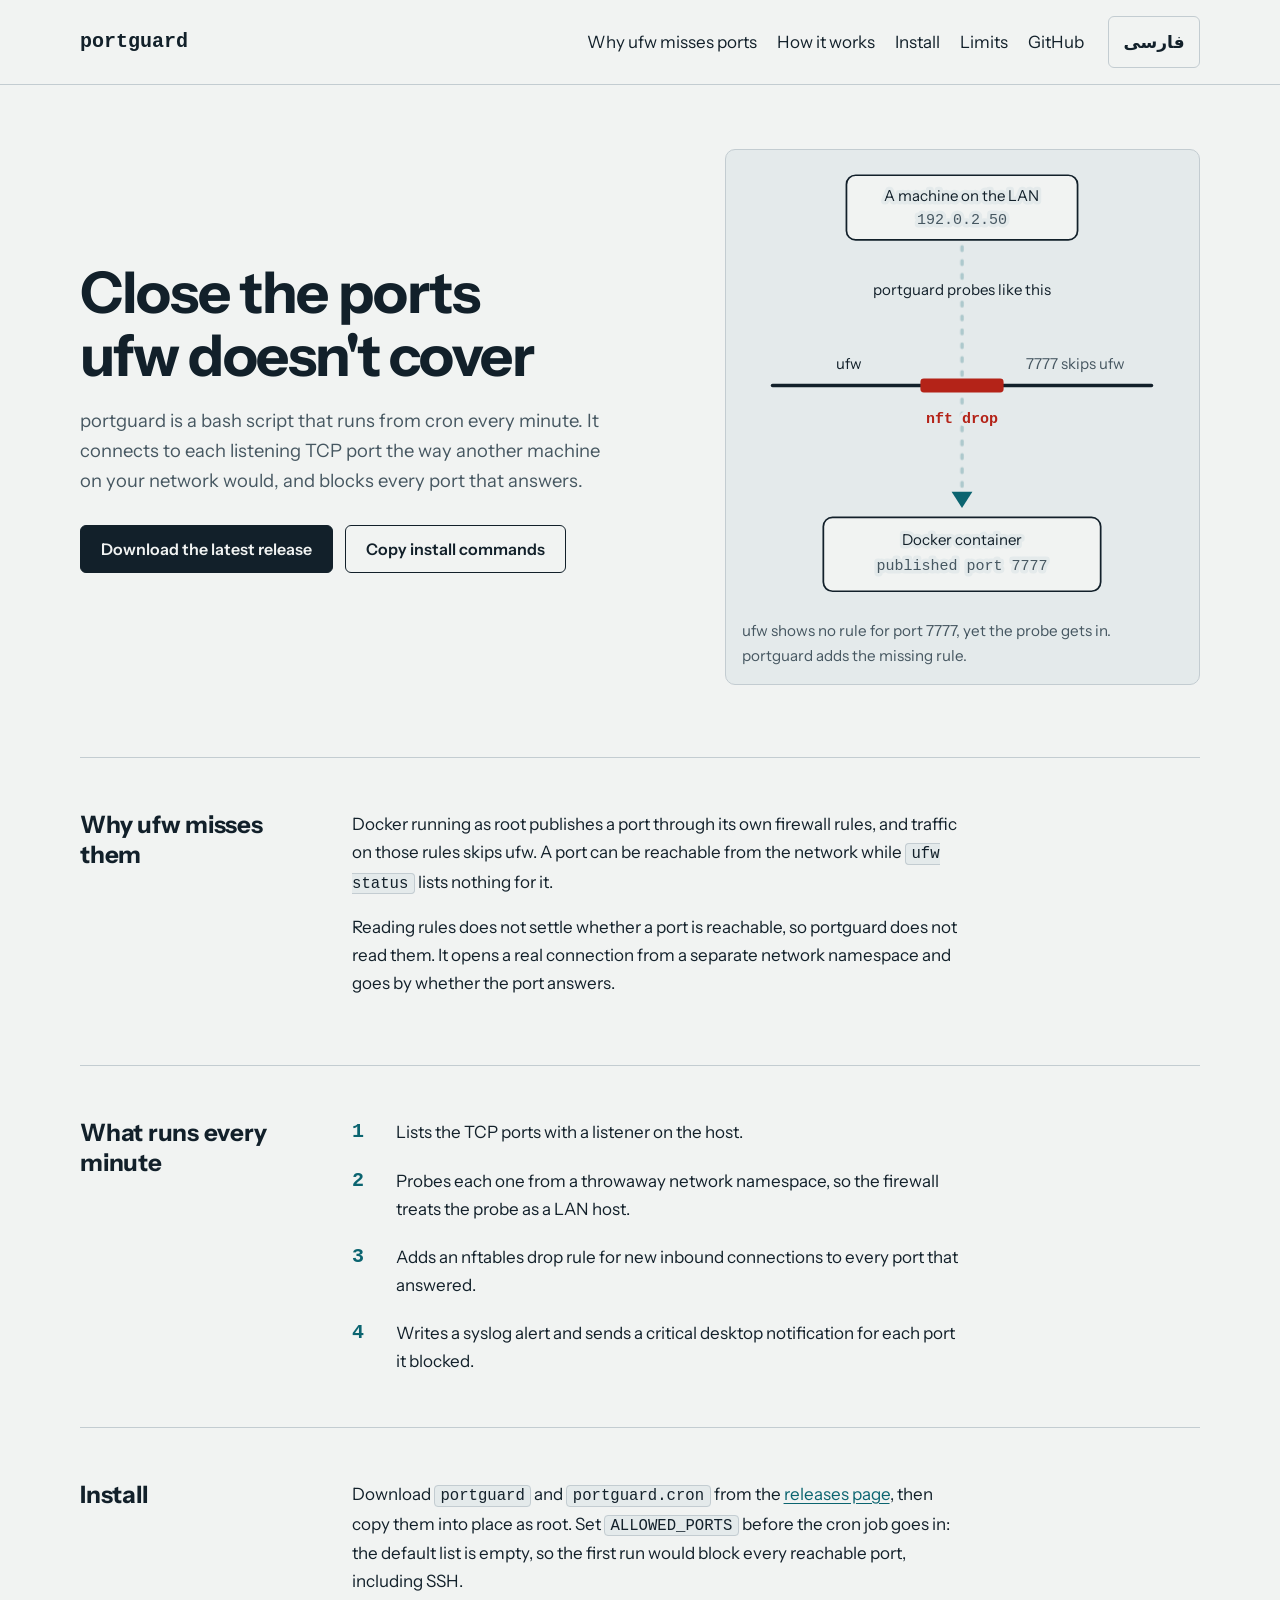
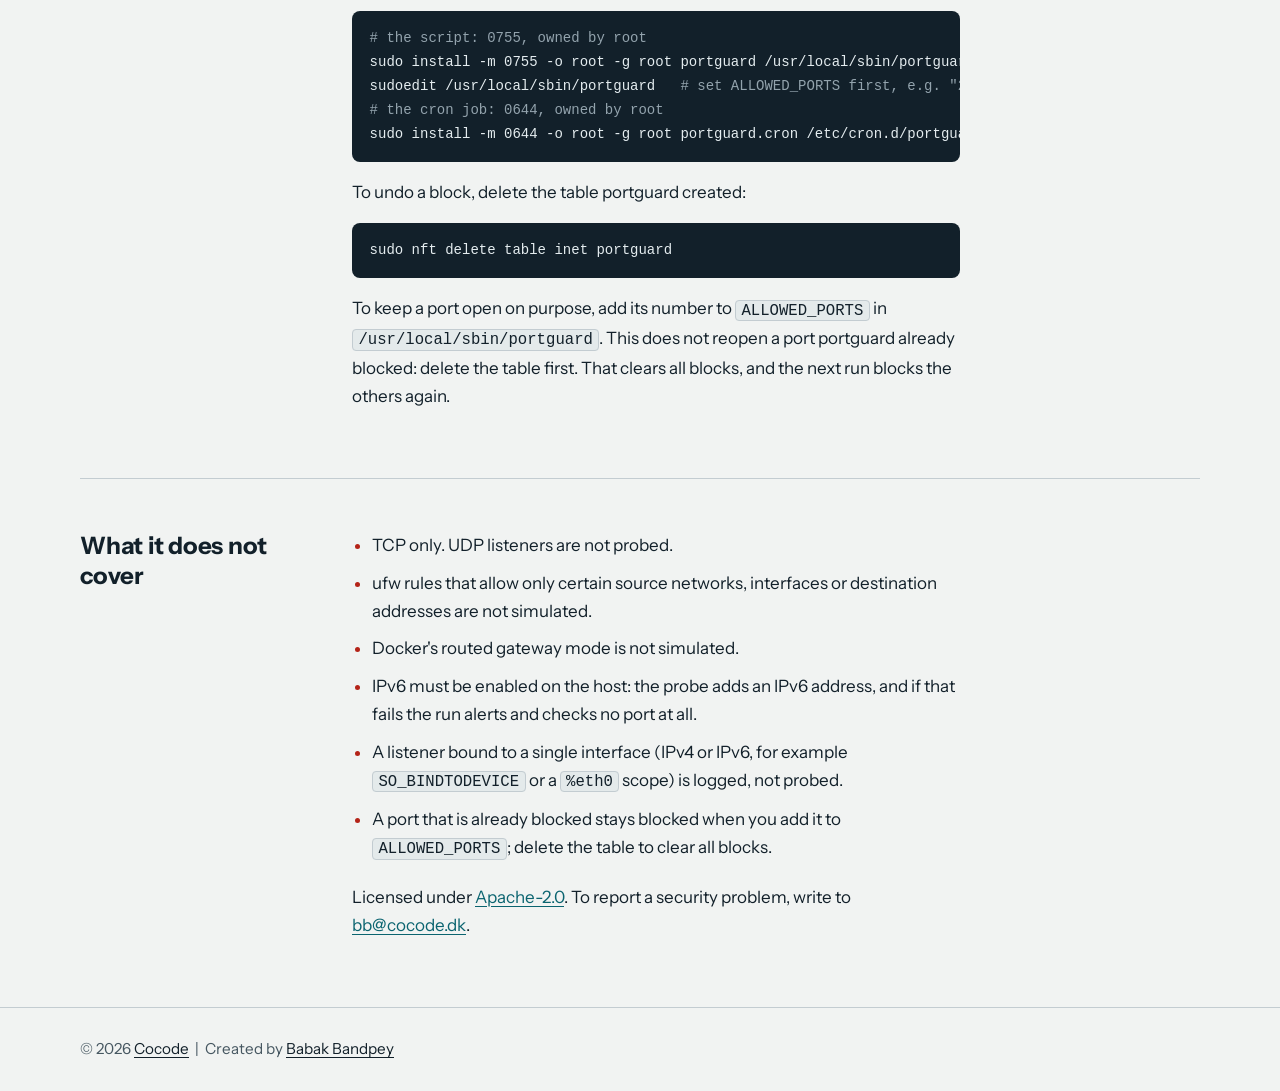
<file: website/index.html>
<!doctype html>
<!-- SEO keywords:
     primary:   ufw docker ports bypass
     secondary: close exposed ports Linux, nftables drop rule, Docker published ports firewall
     intent:    transactional
-->
<html lang="en">
<head>
<meta charset="utf-8" />
<meta name="viewport" content="width=device-width, initial-scale=1" />
<title>portguard: close the ports ufw and Docker leave open</title>
<meta name="description" content="portguard is a bash script for Linux that probes every listening TCP port like a LAN machine would, then drops the ones ufw and Docker leave reachable." />
<meta name="robots" content="index, follow" />
<link rel="canonical" href="https://portguard.cocode.dk/" />
<link rel="alternate" hreflang="en" href="https://portguard.cocode.dk/" />
<link rel="alternate" hreflang="fa" href="https://portguard.cocode.dk/fa/" />
<link rel="alternate" hreflang="x-default" href="https://portguard.cocode.dk/" />
<link rel="icon" type="image/svg+xml" href="favicon.svg" />

<meta property="og:type" content="website" />
<meta property="og:site_name" content="portguard" />
<meta property="og:title" content="portguard: close the ports ufw and Docker leave open" />
<meta property="og:description" content="A cron-driven bash script that tests your listening ports from a throwaway network namespace and blocks the ones the firewall let through." />
<meta property="og:url" content="https://portguard.cocode.dk/" />
<meta property="og:image" content="https://portguard.cocode.dk/og.png" />
<meta property="og:image:width" content="1200" />
<meta property="og:image:height" content="630" />
<meta property="og:image:alt" content="portguard: a probe from the LAN reaches port 7777 past ufw, and an nftables drop rule closes it." />
<meta property="og:locale" content="en_US" />
<meta property="og:locale:alternate" content="fa_IR" />
<meta name="twitter:card" content="summary_large_image" />
<meta name="twitter:title" content="portguard: close the ports ufw and Docker leave open" />
<meta name="twitter:description" content="A cron-driven bash script that tests your listening ports from a throwaway network namespace and blocks the ones the firewall let through." />
<meta name="twitter:image" content="https://portguard.cocode.dk/og.png" />
<meta name="twitter:image:alt" content="portguard: a probe from the LAN reaches port 7777 past ufw, and an nftables drop rule closes it." />

<link rel="preconnect" href="https://fonts.googleapis.com" />
<link rel="preconnect" href="https://fonts.gstatic.com" crossorigin />
<link href="https://fonts.googleapis.com/css2?family=Instrument+Sans:wght@400;600;700&amp;display=swap" rel="stylesheet" />
<link rel="stylesheet" href="styles.css" />

<script type="application/ld+json">
{
  "@context": "https://schema.org",
  "@type": "SoftwareApplication",
  "name": "portguard",
  "description": "A bash script that runs from cron, probes listening TCP ports from a throwaway network namespace and drops the ones reachable past the firewall with nftables.",
  "url": "https://portguard.cocode.dk/",
  "downloadUrl": "https://github.com/cocodedk/portguard/releases",
  "applicationCategory": "SecurityApplication",
  "operatingSystem": "Linux",
  "license": "https://www.apache.org/licenses/LICENSE-2.0",
  "inLanguage": ["en", "fa"],
  "offers": { "@type": "Offer", "price": "0", "priceCurrency": "USD" },
  "author": {
    "@type": "Person",
    "name": "Babak Bandpey",
    "url": "https://cocode.dk",
    "sameAs": ["https://linkedin.com/in/babakbandpey", "https://github.com/cocodedk"]
  },
  "codeRepository": "https://github.com/cocodedk/portguard"
}
</script>
</head>
<body>
<header class="site-header">
  <div class="wrap">
    <a class="brand" href="./">portguard</a>
    <nav class="site-nav" aria-label="Main">
      <a href="#why">Why ufw misses ports</a>
      <a href="#how">How it works</a>
      <a href="#install">Install</a>
      <a href="#limits">Limits</a>
      <a href="https://github.com/cocodedk/portguard" target="_blank" rel="noreferrer">GitHub</a>
    </nav>
    <a href="fa/" class="lang-switch" hreflang="fa" lang="fa">فارسی</a>
  </div>
</header>

<main>
  <section class="wrap hero" id="top">
    <div>
      <h1>Close the ports ufw doesn't cover</h1>
      <p class="lede">portguard is a bash script that runs from cron every minute. It connects to each listening TCP port the way another machine on your network would, and blocks every port that answers.</p>
      <div class="actions">
        <a class="btn primary" href="https://github.com/cocodedk/portguard/releases/latest" target="_blank" rel="noreferrer">Download the latest release</a>
        <button class="btn" type="button" data-copy-install data-done="Copied" data-fail="Copy blocked: select the commands below">Copy install commands</button>
        <span class="copy-status" role="status" data-copy-status></span>
      </div>
    </div>
    <figure class="diagram">
      <svg viewBox="0 0 360 380" role="img" aria-labelledby="dg-title">
        <title id="dg-title">A machine on the LAN reaches Docker's published port 7777 through a gap in ufw; a portguard drop rule then closes the gap.</title>
        <rect class="box" x="80" y="8" width="200" height="56" rx="8"/>
        <text x="180" y="30" text-anchor="middle">A machine on the LAN</text>
        <text class="code muted" x="180" y="50" text-anchor="middle">192.0.2.50</text>
        <line class="line" x1="16" y1="190" x2="148" y2="190"/>
        <line class="line" x1="212" y1="190" x2="344" y2="190"/>
        <text x="82" y="176" text-anchor="middle">ufw</text>
        <text class="muted" x="278" y="176" text-anchor="middle">7777 skips ufw</text>
        <line class="flow" x1="180" y1="70" x2="180" y2="282"/>
        <polygon class="head" points="171,282 189,282 180,296"/>
        <text x="180" y="112" text-anchor="middle">portguard probes like this</text>
        <rect class="plug" x="144" y="184" width="72" height="12" rx="3"/>
        <text class="code drop plug-label" x="180" y="222" text-anchor="middle">nft drop</text>
        <rect class="box" x="60" y="304" width="240" height="64" rx="8"/>
        <text x="180" y="328" text-anchor="middle">Docker container</text>
        <text class="code muted" x="180" y="350" text-anchor="middle">published port 7777</text>
      </svg>
      <figcaption>ufw shows no rule for port 7777, yet the probe gets in. portguard adds the missing rule.</figcaption>
    </figure>
  </section>

  <section class="wrap block" id="why">
    <h2>Why ufw misses them</h2>
    <div class="body">
      <p>Docker running as root publishes a port through its own firewall rules, and traffic on those rules skips ufw. A port can be reachable from the network while <code>ufw status</code> lists nothing for it.</p>
      <p>Reading rules does not settle whether a port is reachable, so portguard does not read them. It opens a real connection from a separate network namespace and goes by whether the port answers.</p>
    </div>
  </section>

  <section class="wrap block" id="how">
    <h2>What runs every minute</h2>
    <div class="body">
      <ol class="steps">
        <li><span class="n" aria-hidden="true">1</span><span>Lists the TCP ports with a listener on the host.</span></li>
        <li><span class="n" aria-hidden="true">2</span><span>Probes each one from a throwaway network namespace, so the firewall treats the probe as a LAN host.</span></li>
        <li><span class="n" aria-hidden="true">3</span><span>Adds an nftables drop rule for new inbound connections to every port that answered.</span></li>
        <li><span class="n" aria-hidden="true">4</span><span>Writes a syslog alert and sends a critical desktop notification for each port it blocked.</span></li>
      </ol>
    </div>
  </section>

  <section class="wrap block" id="install">
    <h2>Install</h2>
    <div class="body">
      <p>Download <code>portguard</code> and <code>portguard.cron</code> from the <a href="https://github.com/cocodedk/portguard/releases" target="_blank" rel="noreferrer">releases page</a>, then copy them into place as root. Set <code>ALLOWED_PORTS</code> before the cron job goes in: the default list is empty, so the first run would block every reachable port, including SSH.</p>
<pre id="install-cmds" tabindex="0"><span class="c"># the script: 0755, owned by root</span>
sudo install -m 0755 -o root -g root portguard /usr/local/sbin/portguard
sudoedit /usr/local/sbin/portguard   <span class="c"># set ALLOWED_PORTS first, e.g. "22" for SSH: an empty list blocks SSH too</span>
<span class="c"># the cron job: 0644, owned by root</span>
sudo install -m 0644 -o root -g root portguard.cron /etc/cron.d/portguard</pre>
      <p>To undo a block, delete the table portguard created:</p>
<pre id="undo-cmd" tabindex="0">sudo nft delete table inet portguard</pre>
      <p id="keep-open">To keep a port open on purpose, add its number to <code>ALLOWED_PORTS</code> in <code>/usr/local/sbin/portguard</code>. This does not reopen a port portguard already blocked: delete the table first. That clears all blocks, and the next run blocks the others again.</p>
    </div>
  </section>

  <section class="wrap block" id="limits">
    <h2>What it does not cover</h2>
    <div class="body">
      <ul class="limits" id="limits-list">
        <li>TCP only. UDP listeners are not probed.</li>
        <li>ufw rules that allow only certain source networks, interfaces or destination addresses are not simulated.</li>
        <li>Docker's routed gateway mode is not simulated.</li>
        <li>IPv6 must be enabled on the host: the probe adds an IPv6 address, and if that fails the run alerts and checks no port at all.</li>
        <li>A listener bound to a single interface (IPv4 or IPv6, for example <code>SO_BINDTODEVICE</code> or a <code>%eth0</code> scope) is logged, not probed.</li>
        <li>A port that is already blocked stays blocked when you add it to <code>ALLOWED_PORTS</code>; delete the table to clear all blocks.</li>
      </ul>
      <p style="margin-top:1.25rem">Licensed under <a href="https://www.apache.org/licenses/LICENSE-2.0" target="_blank" rel="noreferrer">Apache-2.0</a>. To report a security problem, write to <a href="mailto:bb@cocode.dk">bb@cocode.dk</a>.</p>
    </div>
  </section>
</main>

<footer class="site-footer">
  <div class="wrap">
  <p>© 2026 <a href="https://cocode.dk" target="_blank" rel="noreferrer">Cocode</a> &nbsp;|&nbsp; Created by <a href="https://linkedin.com/in/babakbandpey" target="_blank" rel="noreferrer">Babak Bandpey</a></p>
  </div>
</footer>
<script type="module" src="site.js"></script>
</body>
</html>
</file>
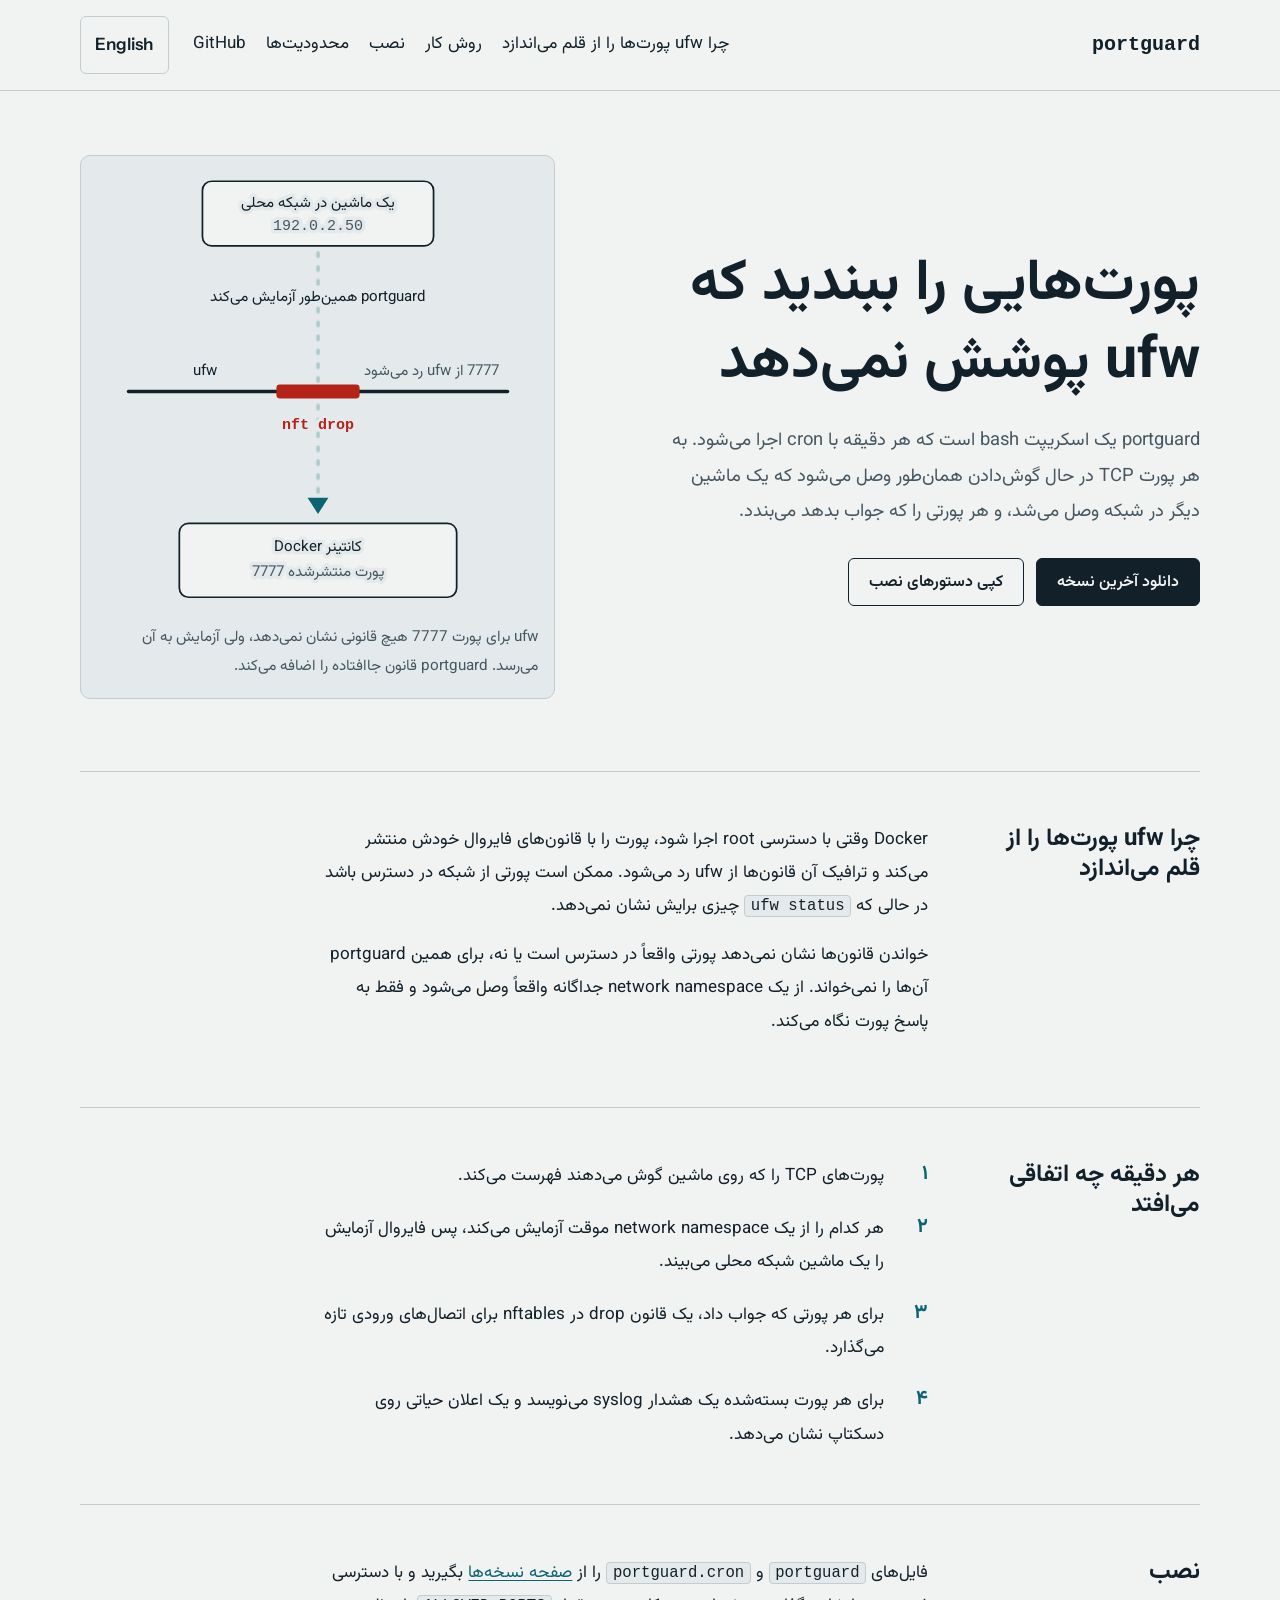
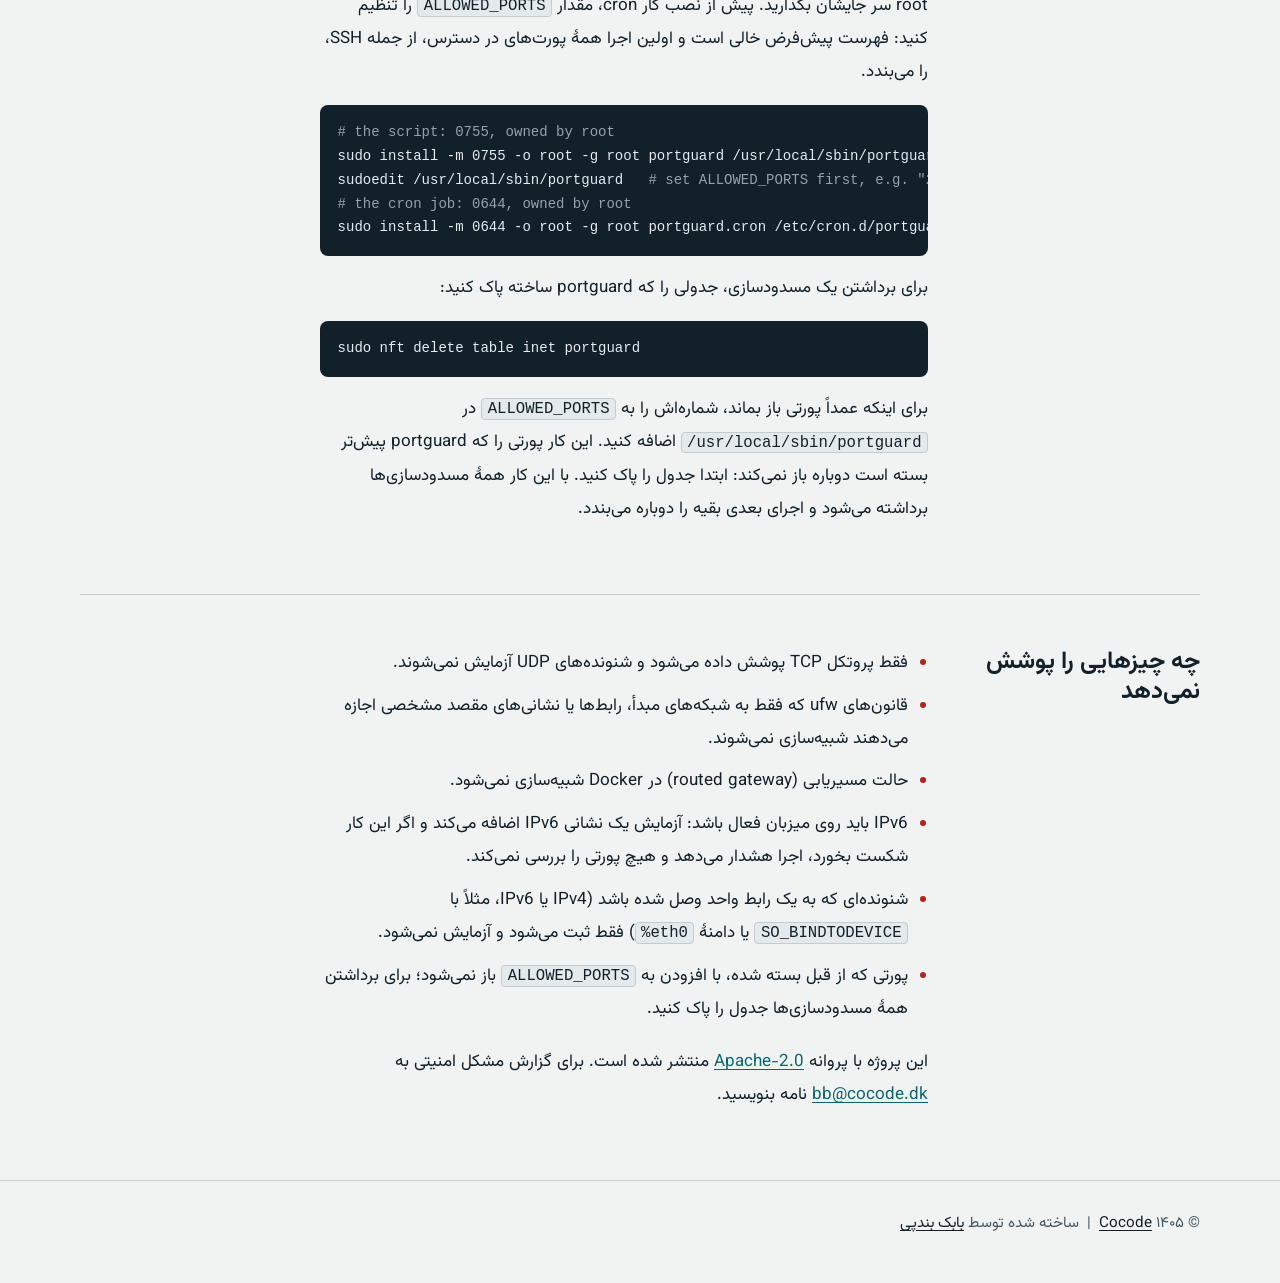
<file: website/fa/index.html>
<!doctype html>
<!-- SEO keywords:
     primary:   دور زدن ufw توسط docker
     secondary: بستن پورت‌های باز لینوکس, قانون drop در nftables, پورت‌های منتشرشده Docker
     intent:    transactional
-->
<html lang="fa" dir="rtl">
<head>
<meta charset="utf-8" />
<meta name="viewport" content="width=device-width, initial-scale=1" />
<title>portguard: بستن پورت‌هایی که ufw و Docker باز می‌گذارند</title>
<meta name="description" content="portguard یک اسکریپت bash برای لینوکس است که هر پورت TCP در حال گوش‌دادن را مثل یک ماشین شبکه آزمایش می‌کند و پورت‌های بازمانده از ufw و Docker را می‌بندد." />
<meta name="robots" content="index, follow" />
<link rel="canonical" href="https://portguard.cocode.dk/fa/" />
<link rel="alternate" hreflang="en" href="https://portguard.cocode.dk/" />
<link rel="alternate" hreflang="fa" href="https://portguard.cocode.dk/fa/" />
<link rel="alternate" hreflang="x-default" href="https://portguard.cocode.dk/" />
<link rel="icon" type="image/svg+xml" href="../favicon.svg" />

<meta property="og:type" content="website" />
<meta property="og:site_name" content="portguard" />
<meta property="og:title" content="portguard: بستن پورت‌هایی که ufw و Docker باز می‌گذارند" />
<meta property="og:description" content="اسکریپت bash که با cron اجرا می‌شود، پورت‌های در حال گوش‌دادن را از یک network namespace موقت آزمایش می‌کند و پورت‌های بازمانده از فایروال را می‌بندد." />
<meta property="og:url" content="https://portguard.cocode.dk/fa/" />
<meta property="og:image" content="https://portguard.cocode.dk/og.png" />
<meta property="og:image:width" content="1200" />
<meta property="og:image:height" content="630" />
<meta property="og:image:alt" content="portguard: یک آزمایش از شبکه محلی بدون گذر از ufw به پورت 7777 می‌رسد و یک قانون drop در nftables آن را می‌بندد." />
<meta property="og:locale" content="fa_IR" />
<meta property="og:locale:alternate" content="en_US" />
<meta name="twitter:card" content="summary_large_image" />
<meta name="twitter:title" content="portguard: بستن پورت‌هایی که ufw و Docker باز می‌گذارند" />
<meta name="twitter:description" content="اسکریپت bash که با cron اجرا می‌شود، پورت‌های در حال گوش‌دادن را از یک network namespace موقت آزمایش می‌کند و پورت‌های بازمانده از فایروال را می‌بندد." />
<meta name="twitter:image" content="https://portguard.cocode.dk/og.png" />
<meta name="twitter:image:alt" content="portguard: یک آزمایش از شبکه محلی بدون گذر از ufw به پورت 7777 می‌رسد و یک قانون drop در nftables آن را می‌بندد." />

<link rel="preconnect" href="https://fonts.googleapis.com" />
<link rel="preconnect" href="https://fonts.gstatic.com" crossorigin />
<link href="https://fonts.googleapis.com/css2?family=Instrument+Sans:wght@400;600;700&amp;family=Vazirmatn:wght@400;600;700&amp;display=swap" rel="stylesheet" />
<link rel="stylesheet" href="../styles.css" />

<script type="application/ld+json">
{
  "@context": "https://schema.org",
  "@type": "SoftwareApplication",
  "name": "portguard",
  "description": "اسکریپت bash که با cron اجرا می‌شود، پورت‌های TCP در حال گوش‌دادن را از یک network namespace موقت آزمایش می‌کند و پورت‌های بازمانده از فایروال را با nftables می‌بندد.",
  "url": "https://portguard.cocode.dk/fa/",
  "downloadUrl": "https://github.com/cocodedk/portguard/releases",
  "applicationCategory": "SecurityApplication",
  "operatingSystem": "Linux",
  "license": "https://www.apache.org/licenses/LICENSE-2.0",
  "inLanguage": "fa",
  "offers": { "@type": "Offer", "price": "0", "priceCurrency": "USD" },
  "author": {
    "@type": "Person",
    "name": "Babak Bandpey",
    "url": "https://cocode.dk",
    "sameAs": ["https://linkedin.com/in/babakbandpey", "https://github.com/cocodedk"]
  },
  "codeRepository": "https://github.com/cocodedk/portguard"
}
</script>
</head>
<body>
<header class="site-header">
  <div class="wrap">
    <a class="brand" href="./">portguard</a>
    <nav class="site-nav" aria-label="منوی اصلی">
      <a href="#why">چرا ufw پورت‌ها را از قلم می‌اندازد</a>
      <a href="#how">روش کار</a>
      <a href="#install">نصب</a>
      <a href="#limits">محدودیت‌ها</a>
      <a href="https://github.com/cocodedk/portguard" target="_blank" rel="noreferrer">GitHub</a>
    </nav>
    <a href="../" class="lang-switch" hreflang="en" lang="en">English</a>
  </div>
</header>

<main>
  <section class="wrap hero" id="top">
    <div>
      <h1>پورت‌هایی را ببندید که ufw پوشش نمی‌دهد</h1>
      <p class="lede">portguard یک اسکریپت bash است که هر دقیقه با cron اجرا می‌شود. به هر پورت TCP در حال گوش‌دادن همان‌طور وصل می‌شود که یک ماشین دیگر در شبکه وصل می‌شد، و هر پورتی را که جواب بدهد می‌بندد.</p>
      <div class="actions">
        <a class="btn primary" href="https://github.com/cocodedk/portguard/releases/latest" target="_blank" rel="noreferrer">دانلود آخرین نسخه</a>
        <button class="btn" type="button" data-copy-install data-done="کپی شد" data-fail="کپی مسدود شد: دستورها را از پایین انتخاب کنید">کپی دستورهای نصب</button>
        <span class="copy-status" role="status" data-copy-status></span>
      </div>
    </div>
    <figure class="diagram">
      <svg viewBox="0 0 360 380" role="img" aria-labelledby="dg-title">
        <title id="dg-title">یک ماشین در شبکه محلی از شکاف ufw به پورت منتشرشده 7777 در Docker می‌رسد؛ سپس یک قانون drop از portguard شکاف را می‌بندد.</title>
        <rect class="box" x="80" y="8" width="200" height="56" rx="8"/>
        <text x="180" y="30" text-anchor="middle">یک ماشین در شبکه محلی</text>
        <text class="code muted" x="180" y="50" text-anchor="middle">192.0.2.50</text>
        <line class="line" x1="16" y1="190" x2="148" y2="190"/>
        <line class="line" x1="212" y1="190" x2="344" y2="190"/>
        <text x="82" y="176" text-anchor="middle">ufw</text>
        <text class="muted" x="278" y="176" text-anchor="middle">7777 از ufw رد می‌شود</text>
        <line class="flow" x1="180" y1="70" x2="180" y2="282"/>
        <polygon class="head" points="171,282 189,282 180,296"/>
        <text x="180" y="112" text-anchor="middle">portguard همین‌طور آزمایش می‌کند</text>
        <rect class="plug" x="144" y="184" width="72" height="12" rx="3"/>
        <text class="code drop plug-label" x="180" y="222" text-anchor="middle">nft drop</text>
        <rect class="box" x="60" y="304" width="240" height="64" rx="8"/>
        <text x="180" y="328" text-anchor="middle">کانتینر Docker</text>
        <text class="muted" x="180" y="350" text-anchor="middle">پورت منتشرشده 7777</text>
      </svg>
      <figcaption>ufw برای پورت 7777 هیچ قانونی نشان نمی‌دهد، ولی آزمایش به آن می‌رسد. portguard قانون جاافتاده را اضافه می‌کند.</figcaption>
    </figure>
  </section>

  <section class="wrap block" id="why">
    <h2>چرا ufw پورت‌ها را از قلم می‌اندازد</h2>
    <div class="body">
      <p>Docker وقتی با دسترسی root اجرا شود، پورت را با قانون‌های فایروال خودش منتشر می‌کند و ترافیک آن قانون‌ها از ufw رد می‌شود. ممکن است پورتی از شبکه در دسترس باشد در حالی که <code>ufw status</code> چیزی برایش نشان نمی‌دهد.</p>
      <p>خواندن قانون‌ها نشان نمی‌دهد پورتی واقعاً در دسترس است یا نه، برای همین portguard آن‌ها را نمی‌خواند. از یک network namespace جداگانه واقعاً وصل می‌شود و فقط به پاسخ پورت نگاه می‌کند.</p>
    </div>
  </section>

  <section class="wrap block" id="how">
    <h2>هر دقیقه چه اتفاقی می‌افتد</h2>
    <div class="body">
      <ol class="steps">
        <li><span class="n" aria-hidden="true">۱</span><span>پورت‌های TCP را که روی ماشین گوش می‌دهند فهرست می‌کند.</span></li>
        <li><span class="n" aria-hidden="true">۲</span><span>هر کدام را از یک network namespace موقت آزمایش می‌کند، پس فایروال آزمایش را یک ماشین شبکه محلی می‌بیند.</span></li>
        <li><span class="n" aria-hidden="true">۳</span><span>برای هر پورتی که جواب داد، یک قانون drop در nftables برای اتصال‌های ورودی تازه می‌گذارد.</span></li>
        <li><span class="n" aria-hidden="true">۴</span><span>برای هر پورت بسته‌شده یک هشدار syslog می‌نویسد و یک اعلان حیاتی روی دسکتاپ نشان می‌دهد.</span></li>
      </ol>
    </div>
  </section>

  <section class="wrap block" id="install">
    <h2>نصب</h2>
    <div class="body">
      <p>فایل‌های <code>portguard</code> و <code>portguard.cron</code> را از <a href="https://github.com/cocodedk/portguard/releases" target="_blank" rel="noreferrer">صفحه نسخه‌ها</a> بگیرید و با دسترسی root سر جایشان بگذارید. پیش از نصب کار cron، مقدار <code>ALLOWED_PORTS</code> را تنظیم کنید: فهرست پیش‌فرض خالی است و اولین اجرا همهٔ پورت‌های در دسترس، از جمله SSH، را می‌بندد.</p>
<pre id="install-cmds" tabindex="0"><span class="c"># the script: 0755, owned by root</span>
sudo install -m 0755 -o root -g root portguard /usr/local/sbin/portguard
sudoedit /usr/local/sbin/portguard   <span class="c"># set ALLOWED_PORTS first, e.g. "22" for SSH: an empty list blocks SSH too</span>
<span class="c"># the cron job: 0644, owned by root</span>
sudo install -m 0644 -o root -g root portguard.cron /etc/cron.d/portguard</pre>
      <p>برای برداشتن یک مسدودسازی، جدولی را که portguard ساخته پاک کنید:</p>
<pre id="undo-cmd" tabindex="0">sudo nft delete table inet portguard</pre>
      <p id="keep-open">برای اینکه عمداً پورتی باز بماند، شماره‌اش را به <code>ALLOWED_PORTS</code> در <code>/usr/local/sbin/portguard</code> اضافه کنید. این کار پورتی را که portguard پیش‌تر بسته است دوباره باز نمی‌کند: ابتدا جدول را پاک کنید. با این کار همهٔ مسدودسازی‌ها برداشته می‌شود و اجرای بعدی بقیه را دوباره می‌بندد.</p>
    </div>
  </section>

  <section class="wrap block" id="limits">
    <h2>چه چیزهایی را پوشش نمی‌دهد</h2>
    <div class="body">
      <ul class="limits" id="limits-list">
        <li>فقط پروتکل TCP پوشش داده می‌شود و شنونده‌های UDP آزمایش نمی‌شوند.</li>
        <li>قانون‌های ufw که فقط به شبکه‌های مبدأ، رابط‌ها یا نشانی‌های مقصد مشخصی اجازه می‌دهند شبیه‌سازی نمی‌شوند.</li>
        <li>حالت مسیریابی (routed gateway) در Docker شبیه‌سازی نمی‌شود.</li>
        <li>IPv6 باید روی میزبان فعال باشد: آزمایش یک نشانی IPv6 اضافه می‌کند و اگر این کار شکست بخورد، اجرا هشدار می‌دهد و هیچ پورتی را بررسی نمی‌کند.</li>
        <li>شنونده‌ای که به یک رابط واحد وصل شده باشد (IPv4 یا IPv6، مثلاً با <code>SO_BINDTODEVICE</code> یا دامنهٔ <code>%eth0</code>) فقط ثبت می‌شود و آزمایش نمی‌شود.</li>
        <li>پورتی که از قبل بسته شده، با افزودن به <code>ALLOWED_PORTS</code> باز نمی‌شود؛ برای برداشتن همهٔ مسدودسازی‌ها جدول را پاک کنید.</li>
      </ul>
      <p style="margin-top:1.25rem">این پروژه با پروانه <a href="https://www.apache.org/licenses/LICENSE-2.0" target="_blank" rel="noreferrer">Apache-2.0</a> منتشر شده است. برای گزارش مشکل امنیتی به <a href="mailto:bb@cocode.dk">bb@cocode.dk</a> نامه بنویسید.</p>
    </div>
  </section>
</main>

<footer class="site-footer">
  <div class="wrap">
  <p>© ۱۴۰۵ <a href="https://cocode.dk" target="_blank" rel="noreferrer">Cocode</a> &nbsp;|&nbsp; ساخته شده توسط <a href="https://linkedin.com/in/babakbandpey" target="_blank" rel="noreferrer">بابک بندپی</a></p>
  </div>
</footer>
<script type="module" src="../site.js"></script>
</body>
</html>
</file>
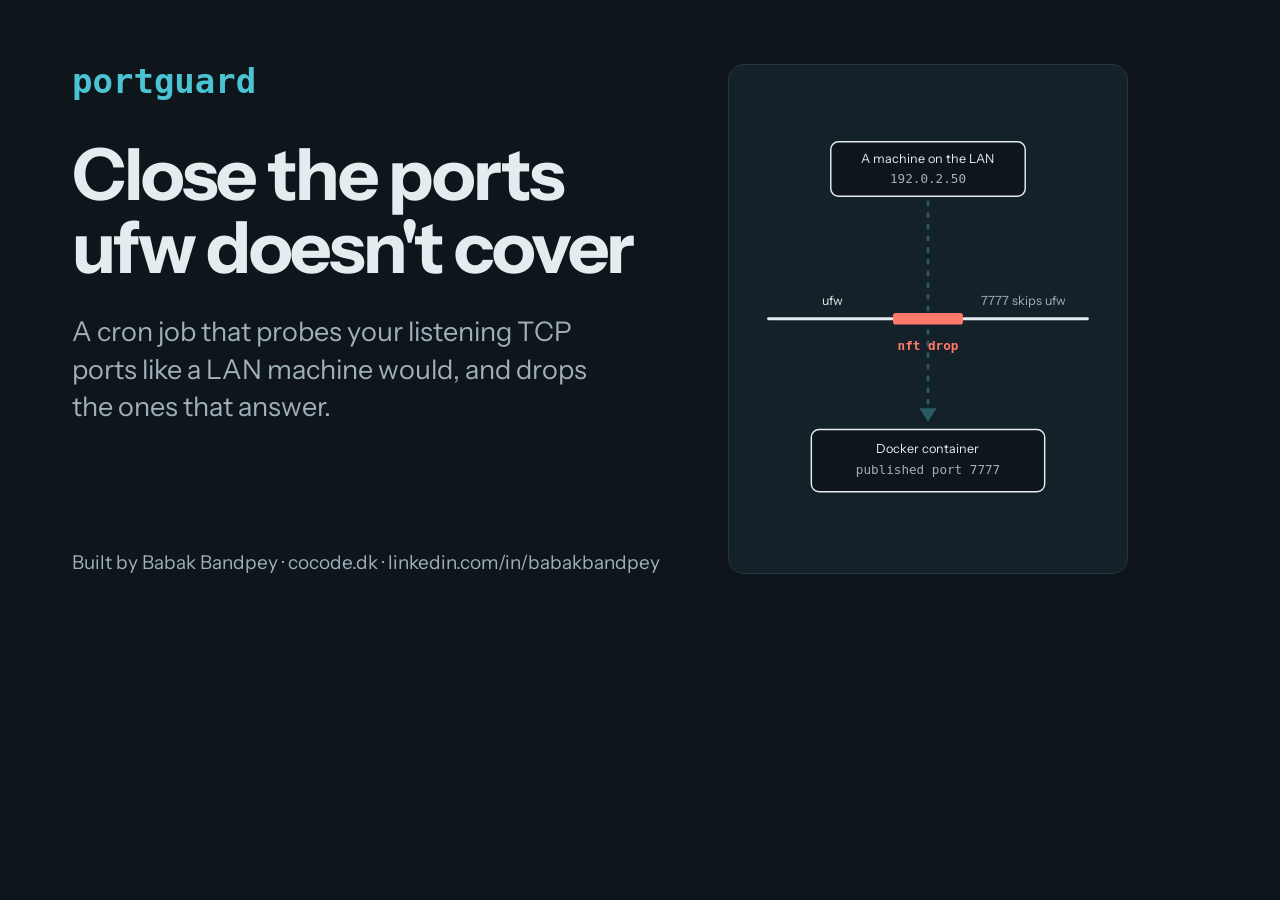
<file: website/og-image.html>
<!doctype html>
<html lang="en">
<head>
<meta charset="utf-8" />
<meta name="robots" content="noindex" />
<title>portguard OG image layout</title>
<link href="https://fonts.googleapis.com/css2?family=Instrument+Sans:wght@400;600;700&amp;display=swap" rel="stylesheet" />
<style>
  * { box-sizing: border-box; }
  body { margin: 0; width: 1200px; height: 630px; background: #0e161b; color: #e4ecef; font-family: "Instrument Sans", system-ui, sans-serif; display: grid; grid-template-columns: 1fr 400px; gap: 40px; padding: 64px 72px 56px; }
  .l { display: flex; flex-direction: column; }
  .brand { font: 700 34px/1 ui-monospace, Menlo, Consolas, monospace; color: #4cc3d3; }
  h1 { font-size: 72px; line-height: 1.02; letter-spacing: -0.03em; margin: 40px 0 0; font-weight: 700; }
  p { font-size: 27px; line-height: 1.4; color: #9fb0ba; margin: 28px 0 0; max-width: 560px; }
  .by { margin-top: auto; font-size: 19px; white-space: nowrap; color: #9fb0ba; }
  .r { background: #152129; border: 1px solid #27363f; border-radius: 16px; display: grid; place-items: center; }
  svg { width: 350px; height: auto; }
  text { font-family: "Instrument Sans", system-ui, sans-serif; fill: #e4ecef; font-size: 13px; }
  .code { font-family: ui-monospace, Menlo, Consolas, monospace; }
  .muted { fill: #9fb0ba; }
</style>
</head>
<body>
<div class="l">
  <div class="brand">portguard</div>
  <h1>Close the ports ufw doesn't cover</h1>
  <p>A cron job that probes your listening TCP ports like a LAN machine would, and drops the ones that answer.</p>
  <div class="by">Built by Babak Bandpey · cocode.dk · linkedin.com/in/babakbandpey</div>
</div>
<div class="r">
  <svg viewBox="0 0 360 380" aria-hidden="true">
    <rect x="80" y="8" width="200" height="56" rx="8" fill="#0e161b" stroke="#e4ecef" stroke-width="1.5"/>
    <text x="180" y="30" text-anchor="middle">A machine on the LAN</text>
    <text class="code muted" x="180" y="50" text-anchor="middle">192.0.2.50</text>
    <g stroke="#e4ecef" stroke-width="3" stroke-linecap="round"><line x1="16" y1="190" x2="148" y2="190"/><line x1="212" y1="190" x2="344" y2="190"/></g>
    <text x="82" y="176" text-anchor="middle">ufw</text>
    <text class="muted" x="278" y="176" text-anchor="middle">7777 skips ufw</text>
    <line x1="180" y1="70" x2="180" y2="282" stroke="#4cc3d3" stroke-width="3" stroke-dasharray="3 9" stroke-linecap="round" opacity=".35"/>
    <polygon points="171,282 189,282 180,296" fill="#4cc3d3" opacity=".35"/>
    <rect x="144" y="184" width="72" height="12" rx="3" fill="#ff7a6b"/>
    <text class="code" x="180" y="222" text-anchor="middle" style="fill:#ff7a6b;font-weight:700">nft drop</text>
    <rect x="60" y="304" width="240" height="64" rx="8" fill="#0e161b" stroke="#e4ecef" stroke-width="1.5"/>
    <text x="180" y="328" text-anchor="middle">Docker container</text>
    <text class="code muted" x="180" y="350" text-anchor="middle">published port 7777</text>
  </svg>
</div>
</body>
</html>
</file>
<file: website/styles.css>
:root {
  --paper: #f1f3f2;
  --surface: #e4eaeb;
  --ink: #12202a;
  --muted: #465761;
  --rule: #c3ccd1;
  --probe: #0b6470;
  --drop: #b42318;
  --on-drop: #fff;
  --code-bg: #12202a;
  --code-ink: #e4ecef;
  --code-muted: #93a3ad;
  --font-body: "Instrument Sans", system-ui, -apple-system, "Segoe UI", sans-serif;
  --font-code: ui-monospace, "SFMono-Regular", Menlo, Consolas, monospace;
  --measure: 38rem;
}
@media (prefers-color-scheme: dark) {
  :root:not([data-theme="light"]) {
    --paper: #0e161b;
    --surface: #152129;
    --ink: #e4ecef;
    --muted: #9fb0ba;
    --rule: #27363f;
    --probe: #4cc3d3;
    --drop: #ff7a6b;
    --on-drop: #1a0b09;
    --code-bg: #091014;
  }
}
:root[data-theme="dark"] {
  --paper: #0e161b;
  --surface: #152129;
  --ink: #e4ecef;
  --muted: #9fb0ba;
  --rule: #27363f;
  --probe: #4cc3d3;
  --drop: #ff7a6b;
  --on-drop: #1a0b09;
  --code-bg: #091014;
}
[dir="rtl"] {
  --font-body: "Vazirmatn", "Instrument Sans", system-ui, sans-serif;
}

*, *::before, *::after { box-sizing: border-box; }
html { -webkit-text-size-adjust: 100%; }
body {
  margin: 0;
  background: var(--paper);
  color: var(--ink);
  font: 1.0625rem/1.65 var(--font-body);
}
[dir="rtl"] body { line-height: 1.95; }
a { color: var(--probe); text-underline-offset: 0.2em; }
a:hover { color: var(--ink); }
:focus-visible { outline: 3px solid var(--probe); outline-offset: 3px; border-radius: 2px; }
code, pre, kbd { font-family: var(--font-code); direction: ltr; unicode-bidi: isolate; }
code { font-size: 0.92em; }

.wrap { width: min(100% - 2rem, 70rem); margin-inline: auto; }

/* header */
.site-header { padding-block: 1rem; border-bottom: 1px solid var(--rule); }
.site-header .wrap { display: flex; flex-wrap: wrap; align-items: center; gap: 0.5rem 1.5rem; }
.brand { font: 700 1.25rem/1 var(--font-code); color: var(--ink); text-decoration: none; margin-inline-end: auto; padding-block: 0.75rem; }
.site-nav { display: flex; flex-wrap: wrap; gap: 0 1.25rem; }
.site-nav a, .lang-switch { color: var(--ink); text-decoration: none; padding-block: 0.7rem; min-height: 44px; display: inline-flex; align-items: center; }
.site-nav a:hover, .lang-switch:hover { color: var(--probe); text-decoration: underline; }
.lang-switch { font-weight: 600; border: 1px solid var(--rule); border-radius: 6px; padding-inline: 0.9rem; }
[dir="rtl"] .lang-switch { font-family: "Instrument Sans", system-ui, sans-serif; }

/* hero */
.hero { padding-block: 2.5rem 3rem; display: grid; grid-template-columns: minmax(0, 1fr); gap: 2.5rem; align-items: center; }
h1 { font-size: clamp(2.1rem, 7vw, 3.6rem); line-height: 1.08; letter-spacing: -0.025em; font-weight: 700; margin: 0 0 1.25rem; max-width: 16ch; text-wrap: balance; }
[dir="rtl"] h1 { line-height: 1.35; letter-spacing: 0; max-width: 18ch; }
.lede { font-size: 1.15rem; color: var(--muted); max-width: 34rem; margin: 0 0 1.75rem; }
.actions { display: flex; flex-wrap: wrap; gap: 0.75rem; }
.btn { display: inline-flex; align-items: center; justify-content: center; min-height: 48px; padding-inline: 1.25rem; border-radius: 6px; font: 600 1rem var(--font-body); text-decoration: none; border: 1px solid var(--ink); cursor: pointer; background: transparent; color: var(--ink); }
.btn:hover { background: var(--surface); color: var(--ink); }
.btn.primary { background: var(--ink); color: var(--paper); }
.btn.primary:hover { background: var(--probe); border-color: var(--probe); color: var(--paper); }
[dir="rtl"] .btn { font-family: var(--font-body); }

/* the one memorable thing: the probe diagram */
.diagram { margin: 0; background: var(--surface); border: 1px solid var(--rule); border-radius: 10px; padding: 1rem; }
.diagram svg { display: block; width: 100%; height: auto; max-width: 26rem; margin-inline: auto; }
.diagram text { font-family: var(--font-body); fill: var(--ink); font-size: 13px; }
.diagram text { paint-order: stroke; stroke: var(--surface); stroke-width: 6px; stroke-linejoin: round; }
.diagram .code { font-family: var(--font-code); }
.diagram .drop { fill: var(--drop); font-weight: 700; }
.diagram .muted { fill: var(--muted); }
.diagram .line { stroke: var(--ink); stroke-width: 3; stroke-linecap: round; }
.diagram .box { fill: var(--paper); stroke: var(--ink); stroke-width: 1.5; }
.diagram .flow { stroke: var(--probe); stroke-width: 3; stroke-dasharray: 3 9; stroke-linecap: round; fill: none; animation: flow 1.1s linear 2, fade 0.4s ease 2.3s forwards; }
.diagram .head { fill: var(--probe); }
.diagram .plug { fill: var(--drop); transform-box: fill-box; transform-origin: center; animation: plug 0.5s ease-out 2.2s backwards; }
.diagram .plug-label { animation: appear 0.4s ease-out 2.5s backwards; }
@keyframes flow { to { stroke-dashoffset: -24; } }
@keyframes plug { from { transform: scaleX(0); } to { transform: scaleX(1); } }
@keyframes fade { to { opacity: 0.25; } }
@keyframes appear { from { opacity: 0; } to { opacity: 1; } }
.diagram figcaption { margin-top: 0.75rem; font-size: 0.95rem; color: var(--muted); }

/* sections: heading sits beside its text on wide screens */
.block { padding-block: 2.5rem; border-top: 1px solid var(--rule); display: grid; grid-template-columns: minmax(0, 1fr); gap: 1rem; }
.block > h2 { margin: 0; font-size: 1.5rem; line-height: 1.25; letter-spacing: -0.01em; }
[dir="rtl"] .block > h2 { letter-spacing: 0; }
.block .body { max-width: var(--measure); }
.block .body > :first-child { margin-top: 0; }
.block p { margin: 0 0 1rem; }

.steps { list-style: none; margin: 0; padding: 0; display: grid; gap: 1.25rem; }
.steps li { display: grid; grid-template-columns: 2.25rem 1fr; gap: 0.5rem; }
.steps .n { font: 700 1.25rem/1.4 var(--font-code); color: var(--probe); }
[dir="rtl"] .steps .n { font-family: var(--font-body); }

pre { margin: 0 0 1rem; padding: 1rem 1.1rem; background: var(--code-bg); color: var(--code-ink); border-radius: 8px; overflow-x: auto; font-size: 0.875rem; line-height: 1.7; text-align: left; }
pre .c { color: var(--code-muted); }
:not(pre) > code { background: var(--surface); border: 1px solid var(--rule); border-radius: 4px; padding: 0.05em 0.35em; }
.copy-status { margin-inline-start: 0.75rem; color: var(--muted); font-size: 0.95rem; }

.limits { margin: 0; padding-inline-start: 1.25rem; display: grid; gap: 0.6rem; }
.limits li::marker { color: var(--drop); }

.site-footer { border-top: 1px solid var(--rule); padding-block: 1.5rem 2.5rem; color: var(--muted); font-size: 0.95rem; }
.site-footer p { margin: 0.25rem 0; }
.site-footer a { color: var(--ink); }

@media (min-width: 768px) {
  .hero { padding-block: 4rem 4.5rem; }
  .block { padding-block: 3.25rem; }
}
@media (min-width: 1024px) {
  .hero { grid-template-columns: minmax(0, 1.1fr) minmax(0, 0.9fr); gap: 4rem; }
  .block { grid-template-columns: 14rem minmax(0, 1fr); gap: 3rem; }
}
@media (prefers-reduced-motion: reduce) {
  .diagram .flow { animation: none; stroke-dasharray: none; opacity: 0.25; }
  .diagram .plug, .diagram .plug-label { animation: none; }
}
</file>
